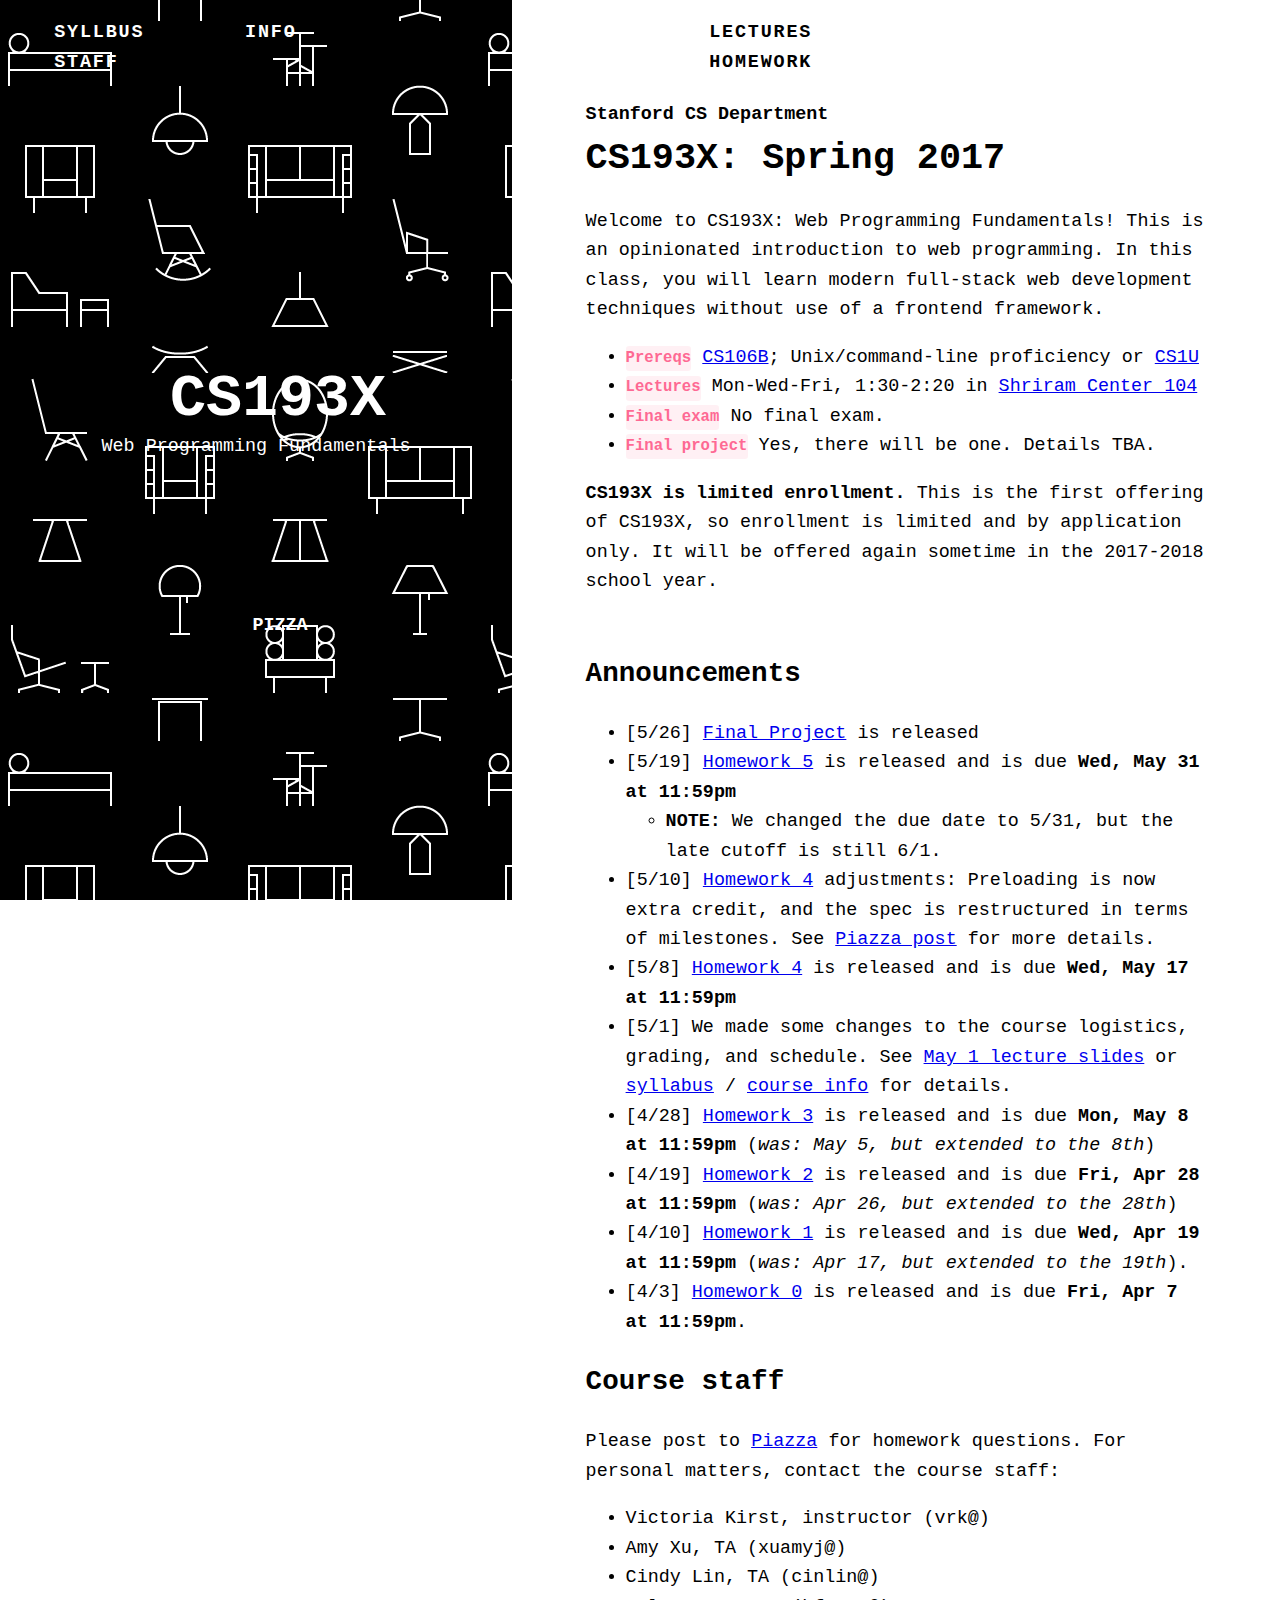
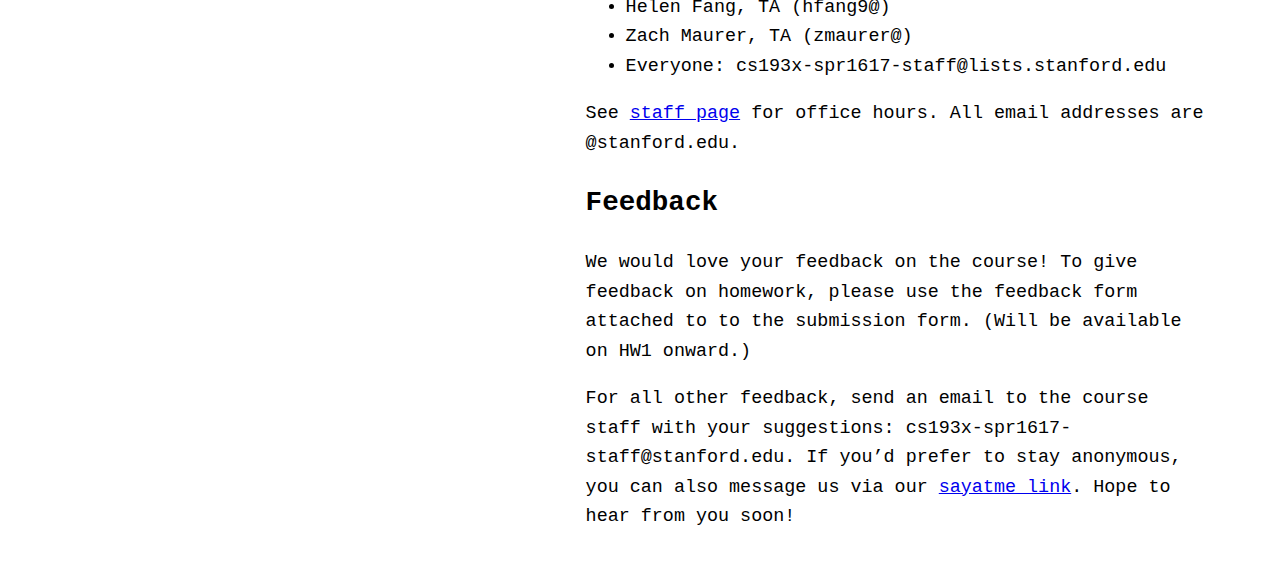
<file: WEB/index.html>
<!DOCTYPE html>
<html lang="en">
<head>
	<meta charset="UTF-8">
	<title>Đại Học Thủy Lợi</title>
	<link href="css/style.css" rel="stylesheet" type="text/css"/>
</head>
<body>
	<div id="Left">
		<div class="menu">
			<ul>
				<li><a href="">SYLLBUS</a></li>
				<li><a href="">INFO</a></li>
				<li><a href="">STAFF</a></li>
			</ul>
		</div>
		<div class="mid">
			<a href="" class="nav">
	            <h1>CS193X</h1>
	            Web Programming Fundamentals
          	</a>
		</div>
		<div class="Bot">
			<ul>
				<li>
					<a href="#" style="margin-left: 45%; list-style: none;">PIZZA</a>
				</li>
			</ul>
		</div>
	</div>
	<!-- end-left -->
	<div id="Right">
		<div class="hed">
			<ul class="tt0">
				<li><a href="lectures">Lectures</a></li>
				<li><a href="homework">Homework</a></li>
			</ul>
		</div>
		<div class="mid1">
			<header> 
			    <h2>
			      Stanford CS Department
			    </h2>
			    
			    <h1>CS193X: Spring 2017</h1>
			 </header>
		</div>
		<div class="bot1">
			<div class="CH">
			  <p>Welcome to CS193X: Web Programming Fundamentals! This is an opinionated introduction to web programming. In this class, you will learn modern full-stack web development techniques without use of a frontend framework.</p>

				<ul>
				  <li><span class="label">Prereqs</span> <a href="http://cs106b.stanford.edu">CS106B</a>; Unix/command-line proficiency or <a href="http://cs106u.stanford.edu">CS1U</a><br></li>
				  <li><span class="label">Lectures</span> Mon-Wed-Fri, 1:30-2:20 in <a href="https://campus-map.stanford.edu/?srch=Shriram+Center+104#">Shriram Center 104</a> <br></li>
				  <li><span class="label">Final exam</span> No final exam.<br></li>
				  <li><span class="label">Final project</span> Yes, there will be one. Details TBA.</li>
				</ul>

				<p><strong>CS193X is limited enrollment.</strong> This is the first offering of CS193X, so enrollment is limited and by application only. It will be offered again sometime in the 2017-2018 school year.</p>

					<h2 id="announcements" style="margin-top: 2em">Announcements</h2>
				<ul>
				  <li>[5/26] <a href="final-project">Final Project</a> is released</li>
				  <li>[5/19] <a href="homework/5-sheets">Homework 5</a> is released and is due <strong>Wed, May 31 at 11:59pm</strong>
			    <ul>
			      <li><strong>NOTE:</strong> We changed the due date to 5/31, but the late cutoff is still 6/1.</li>
			    </ul>
				  </li>
					  <li>[5/10] <a href="homework/4-musicbox">Homework 4</a> adjustments: Preloading is now extra credit, and the spec is restructured in terms of milestones. See <a href="https://piazza.com/class/j0y7gmnuoh167p?cid=114">Piazza post</a> for more details.</li>
					  <li>[5/8] <a href="homework/4-musicbox">Homework 4</a> is released and is due <strong>Wed, May 17 at 11:59pm</strong></li>
					  <li>[5/1] We made some changes to the course logistics, grading, and schedule. See <a href="https://docs.google.com/presentation/d/1E2CvOxrtxF9clb3xqlyWAVX1x5q0YNk6t08Iteb9W_Y/edit#slide=id.g1ddf57744b_0_260">May 1 lecture slides</a> or <a href="syllabus">syllabus</a> / <a href="info">course info</a> for details.</li>
					  <li>[4/28] <a href="homework/3-flashcards">Homework 3</a> is released and is due <strong>Mon, May 8 at 11:59pm</strong> (<em>was: May 5, but extended to the 8th</em>)</li>
					  <li>[4/19] <a href="homework/2-quiz-ext">Homework 2</a> is released and is due <strong>Fri, Apr 28 at 11:59pm</strong> (<em>was: Apr 26, but extended to the 28th</em>)</li>
					  <li>[4/10] <a href="homework/1-listicle">Homework 1</a> is released and is due <strong>Wed, Apr 19 at 11:59pm</strong> (<em>was: Apr 17, but extended to the 19th</em>).</li>
					  <li>[4/3] <a href="homework/0-welcome">Homework 0</a> is released and is due <strong>Fri, Apr 7 at 11:59pm</strong>.</li>
				</ul>

				<h2 id="course-staff">Course staff</h2>
				<p>Please post to <a href="http://piazza.com/stanford/spring2017/cs193x">Piazza</a> for homework questions. For personal matters, contact the course staff:</p>
				<ul>
				  <li>Victoria Kirst, instructor (vrk@)</li>
				  <li>Amy Xu, TA (xuamyj@)</li>
				  <li>Cindy Lin, TA (cinlin@)</li>
				  <li>Helen Fang, TA (hfang9@)</li>
				  <li>Zach Maurer, TA (zmaurer@)</li>
				  <li>Everyone: cs193x-spr1617-staff@lists.stanford.edu</li>
				</ul>

				<p>See <a href="staff">staff page</a> for office hours. All email addresses are @stanford.edu.</p>

				<h2 id="feedback">Feedback</h2>
				<p>We would love your feedback on the course! To give feedback on homework, please use the feedback form attached to to the submission form. (Will be available on HW1 onward.)</p>

				<p>For all other feedback, send an email to the course staff with your suggestions: cs193x-spr1617-staff@stanford.edu. If you’d prefer to stay anonymous, you can also message us via our <a href="https://sayat.me/cs193xsp2017">sayatme link</a>. Hope to hear from you soon!</p>

			</div>
		</div>
	</div>
	<!-- end-right -->
</body>
</html>
</file>
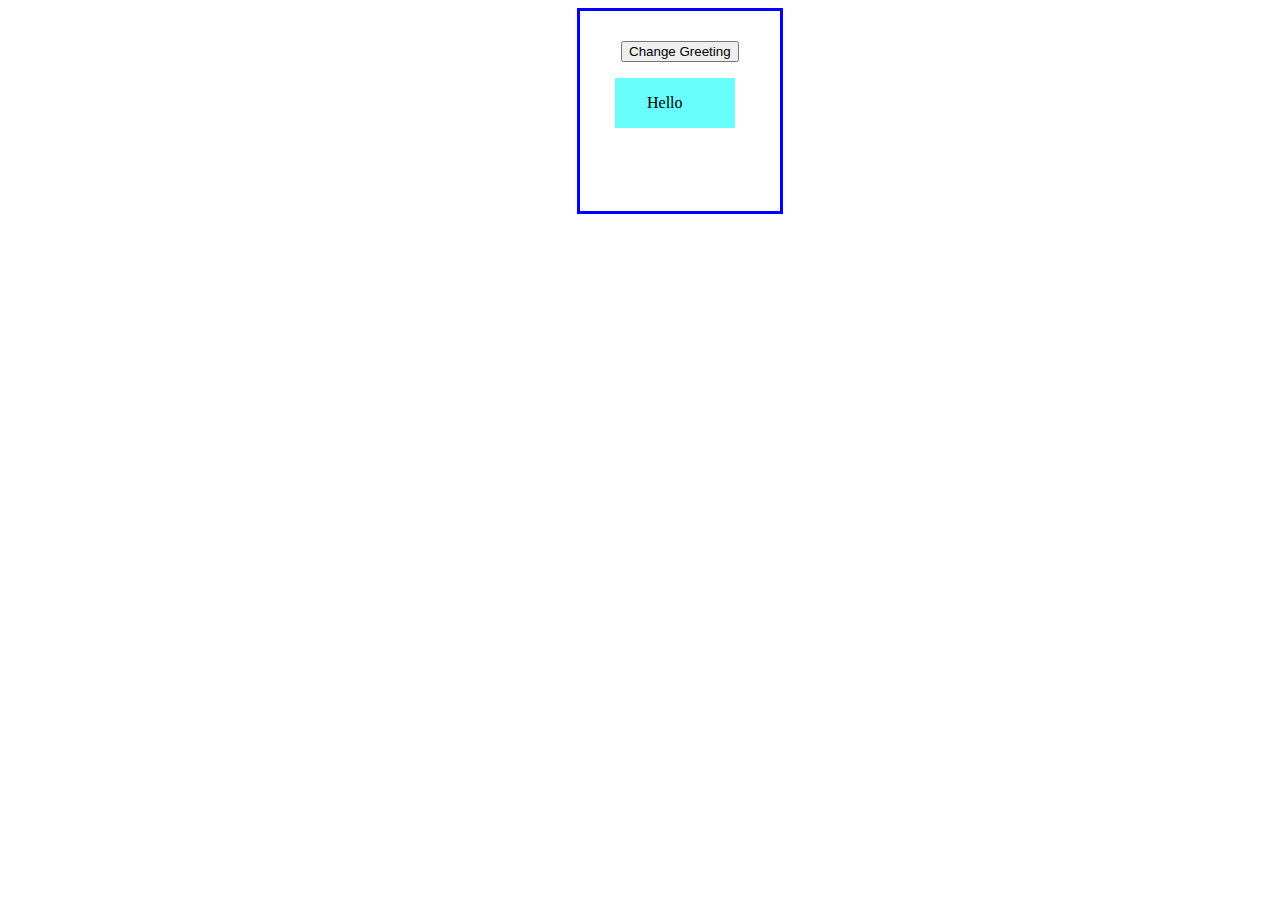
<file: WEB/index3.html>
<!DOCTYPE html>
<html lang="en">
<head>
	<meta charset="UTF-8">
	<title>Web hay</title>
	<meta name="viewport" content="width=device-width, initial-scale=1">
</head>
<body>
	<div style="width: 200px;height: 200px;border: 3px solid blue; text-align: center; margin-left: 45%;">
	<button style="margin-top:30px;" onclick="myFunction()">Change Greeting</button>

	<p style=" width: 100px; height: 50px; padding-right: 20px;margin-left: 35px; background: #68FEFE; line-height: 50px;" id="demo">Hello</p>
	</div>
<script>
function myFunction() {
	// chon doi tuong tren DOM
	var x=document.getElementById("demo");
  // document.getElementById("demo").innerHTML = "GoodBye:(";
  if (x.innerHTML === "Hello") {
        x.innerHTML = "GoodBye!";
    } else {
        x.innerHTML = "Hello";
    }
}
</script>
</body>
</html>
</file>
<file: WEB/css/style.css>
body{
    padding: 0px;
    margin: 0px;
    background-color: white;
    color: black;
    font-family: Inconsolata, monospace;
    font-feature-settings: 'liga' 0;
    font-size: 18.4px;
    line-height: 1.6;
    margin: 0px;
}
#Left{
    position: fixed;
    top: 0;
    left: 0;
    height: 100%;
    width: 40%;
    background-image:url('../images/background.png');
}
.menu ul li {
    display: inline;
    letter-spacing: 0.1em;
}
#Left ul li a{
        color: #fff;
        margin-right: 16%;
        margin-left: 3%;
        font-size: 18.4px;
        text-decoration: none;
        font-family: 'Space Mono', monospace;
        font-weight: bold
}
.nav{
    display: flex;
    flex-direction: column;
    flex-grow: 1;
    align-items: center;
    justify-content: center;
    text-align: center;
    margin-bottom: 150px;

}
.mid a{
    text-decoration: none;
    color: #fff;
    font-family: 'Inconsolata', monospace
}
.mid a h1{
    font-size: 3em;
    margin: 0;
    line-height: 1.1;
}
#Left ul li a:hover{
    border-bottom: 3px solid rgb(254, 105, 147);
}
#Left h1{
    color: #fff;
    margin: 270px auto auto 170px;
    font-size: 60px;
}
#Left p{
    color: #fff;
    margin-left: 170px;
}
#left.Bot ul li a{
    margin-left: 150px;
}
#Right{
margin-left: 40%;
font-family: 'Inconsolata', monospace;
}
.hed{
    height: 100px;
    width: 100%;
    display: flex;
}
#Right ul.tt0{
    padding-right: 8em;
    padding-left: 8em;
}
#Right ul.tt0 li{
    display: inline;
    letter-spacing: 0.1em;
    padding-bottom: 0.2em;
    position: relative;
    text-transform: uppercase;
    margin-right: 100px;
    margin-left: 50px;
}
#Right ul.tt0 li a{
    font-weight: bold;
    color: #000;
    text-decoration: none;

}
.mid1{
    margin: 0;
}
.mid1 header{
    padding-left: 4em;
    padding-right: 4em
}
.mid1 header h2 {
    font-family: "Space Mono",monospace;
    font-size: 1em;
    margin: 0;
}
.mid1 header h1{

    font-size: 2em;
    margin: 0;
    margin-bottom: 0.5em;
}
.bot1 {
    padding-bottom: 2em;
}
.CH{
    padding-left: 4em;
    padding-right: 4em; 
    font-family: monospace;
}
#Right ul li span.label{
    background-color: rgba(254, 105, 147, 0.1);
    border-radius: 3px;
    color: #fe6993;
    display: inline-block;
    font-weight: bold;
    padding: 0.3em 0;
    line-height: 1em;
    margin: 0;
    font-size: 85%;
}
#Right ul li span a{
        font-family: 'Inconsolata', monospace;
}
</file>
